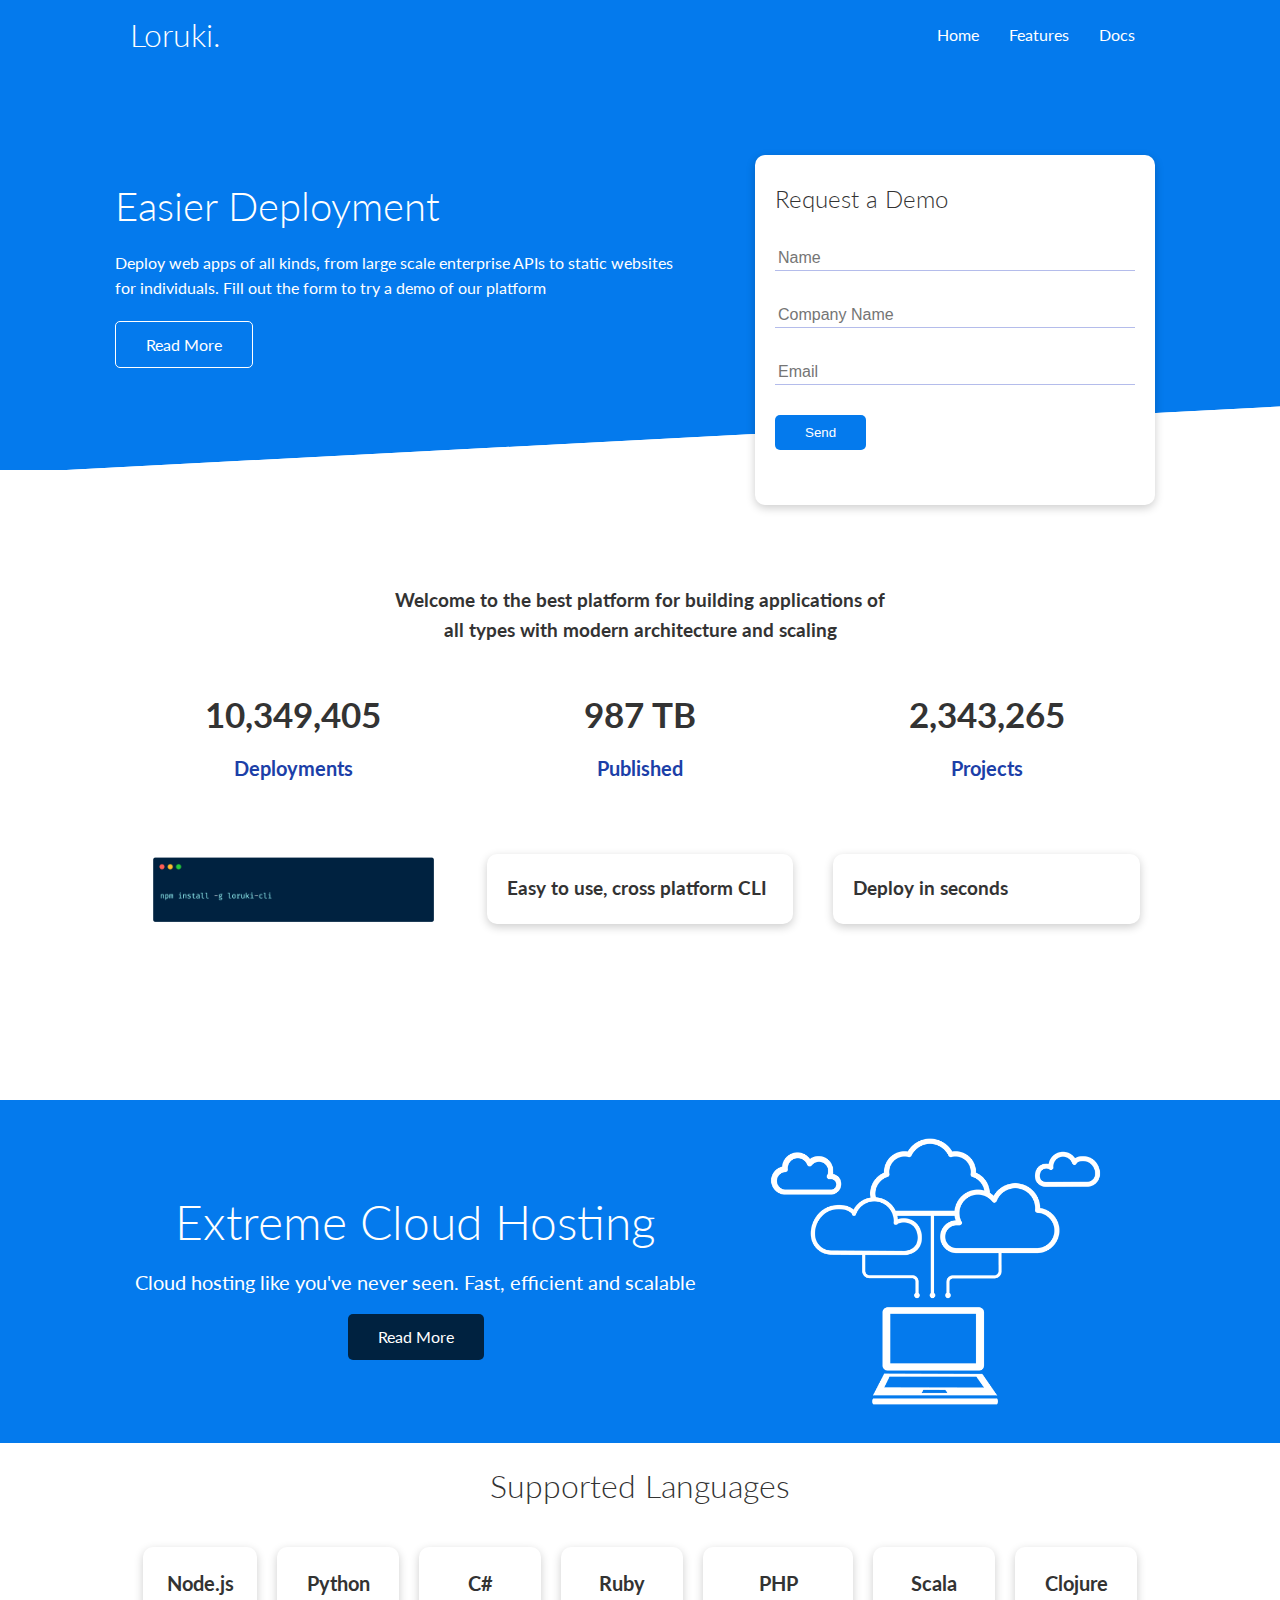
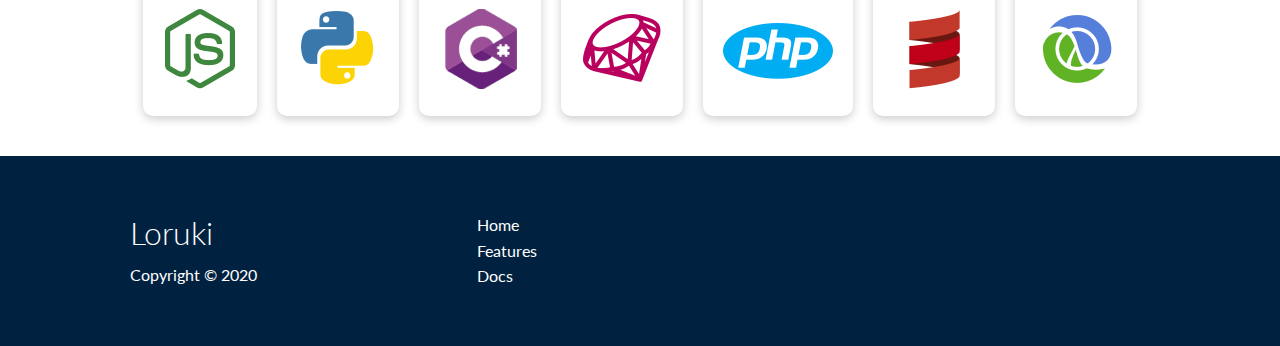
<file: index.html>
<!DOCTYPE html>
<html lang="en">

<head>
    <meta charset="UTF-8">
    <meta http-equiv="X-UA-Compatible" content="IE=edge">
    <meta name="viewport" content="width=device-width, initial-scale=1.0">
    <link rel="stylesheet" href="https://cdnjs.cloudflare.com/ajax/libs/font-awesome/5.15.3/css/all.min.css"
        integrity="sha512-iBBXm8fW90+nuLcSKlbmrPcLa0OT92xO1BIsZ+ywDWZCvqsWgccV3gFoRBv0z+8dLJgyAHIhR35VZc2oM/gI1w=="
        crossorigin="anonymous" referrerpolicy="no-referrer" />
    <title>Loruki | Cloud Hosting For Everyone</title>
    <link rel="stylesheet" href="css/style.css">
    <link rel="stylesheet" href="css/utilities.css">
</head>

<body>
    <!--Navbar-->
    <div class="navbar">
        <div class="container flex">
            <h1 class="logo">Loruki.</h1>
            <nav>
                <ul>
                    <li><a href="index.html">Home</a></li>
                    <li><a href="features.html">Features</a></li>
                    <li><a href="docs.html">Docs</a></li>
                </ul>
            </nav>
        </div>
    </div>

    <!--Showcase-->
    <section class="showcase">
        <div class="container grid">
            <div class="showcase-text">
                <h1>Easier Deployment</h1>
                <p>Deploy web apps of all kinds, from large scale enterprise APIs to static websites for individuals. Fill out the form to try a demo of our platform</p>
                <a href="features.html" class="btn btn-outline">Read More</a>
            </div>

            <div class="showcase-form card">
                <h2>Request a Demo</h2>
                <form>
                    <div class="form-control">
                        <input type="text" name="name" placeholder="Name" required>
                    </div>
                    <div class="form-control">
                        <input type="text" name="company" placeholder="Company Name" required>
                    </div>
                    <div class="form-control">
                        <input type="email" name="email" placeholder="Email" required>
                    </div>
                    <input type="submit" value="Send" class="btn btn-primary">
                </form>
            </div>
        </div>
    </section>

    <!-- Stats -->
    <section class="stats">
        <div class="container">
            <h3 class="stats-heading text-center">
                Welcome to the best platform for building applications of all types with modern architecture and scaling
            </h3>

            <div class="grid grid-3 text-center my-4">
                <div>
                    <i class="fas fa-server fa-3x"></i>
                    <h3>10,349,405</h3>
                    <p class="text-secondary">Deployments</p>
                </div>
                <div>
                    <i class="fas fa-upload fa-3x"></i>
                    <h3>987 TB</h3>
                    <p class="text-secondary">Published</p>
                </div>
                <div>
                    <i class="fas fa-project-diagram fa-3x"></i>
                    <h3>2,343,265</h3>
                    <p class="text-secondary">Projects</p>
                </div>
            </div>
        </div>
    </section>

      <!-- Cli -->
      <section class="cli">
        <div class="container grid">
            <img src="images/cli.png" alt="">
            <div class="card">
                <h3>Easy to use, cross platform CLI</h3>
            </div>
            <div class="card">
                <h3>Deploy in seconds</h3>
            </div>
        </div>
    </section>

      <!-- Cloud -->
      <section class="cloud bg-primary my-2 py-2">
        <div class="container grid">
            <div class="text-center">
                <h2 class="lg">Extreme Cloud Hosting</h2>
                <p class="lead my-1">Cloud hosting like you've never seen. Fast, efficient and scalable</p>
                <a href="features.html" class="btn btn-dark">Read More</a>
            </div>
            <img src="images/cloud.png" alt="">
        </div>
    </section>

    <!-- Languages -->
    <section class="languages">
        <h2 class="md text-center my-2">
            Supported Languages
        </h2>
        <div class="container flex">
            <div class="card">
                <h4>Node.js</h4>
                <img src="images/logos/node.png" alt="">
            </div>
            <div class="card">
                <h4>Python</h4>
                <img src="images/logos/python.png" alt="">
                </div>
                <div class="card">
                <h4>C#</h4>
                <img src="images/logos/csharp.png" alt="">
                </div>
                <div class="card">
                <h4>Ruby</h4>
                <img src="images/logos/ruby.png" alt="">
                </div>
                <div class="card">
                <h4>PHP</h4>
                <img src="images/logos/php.png" alt="">
                </div>
                <div class="card">
                <h4>Scala</h4>
                <img src="images/logos/scala.png" alt="">
                </div>
                <div class="card">
                <h4>Clojure</h4>
                <img src="images/logos/clojure.png" alt="">
                </div>
        </div>
    </section>
    <!-- Footer -->
    <footer class="footer bg-dark py-5">
        <div class="container grid grid-3">
            <div>
                <h1>Loruki
                </h1>
                <p>Copyright &copy; 2020</p>
            </div>
            <nav>
                <ul>
                    <li><a href="index.html">Home</a></li>
                    <li><a href="features.html">Features</a></li>
                    <li><a href="docs.html">Docs</a></li>
                </ul>
            </nav>
            <div class="social">
                <a href="#"><i class="fab fa-github fa-2x"></i></a>
                <a href="#"><i class="fab fa-facebook fa-2x"></i></a>
                <a href="#"><i class="fab fa-instagram fa-2x"></i></a>
                <a href="#"><i class="fab fa-twitter fa-2x"></i></a>
            </div>
        </div>
    </footer>

</body>

</html>
</file>
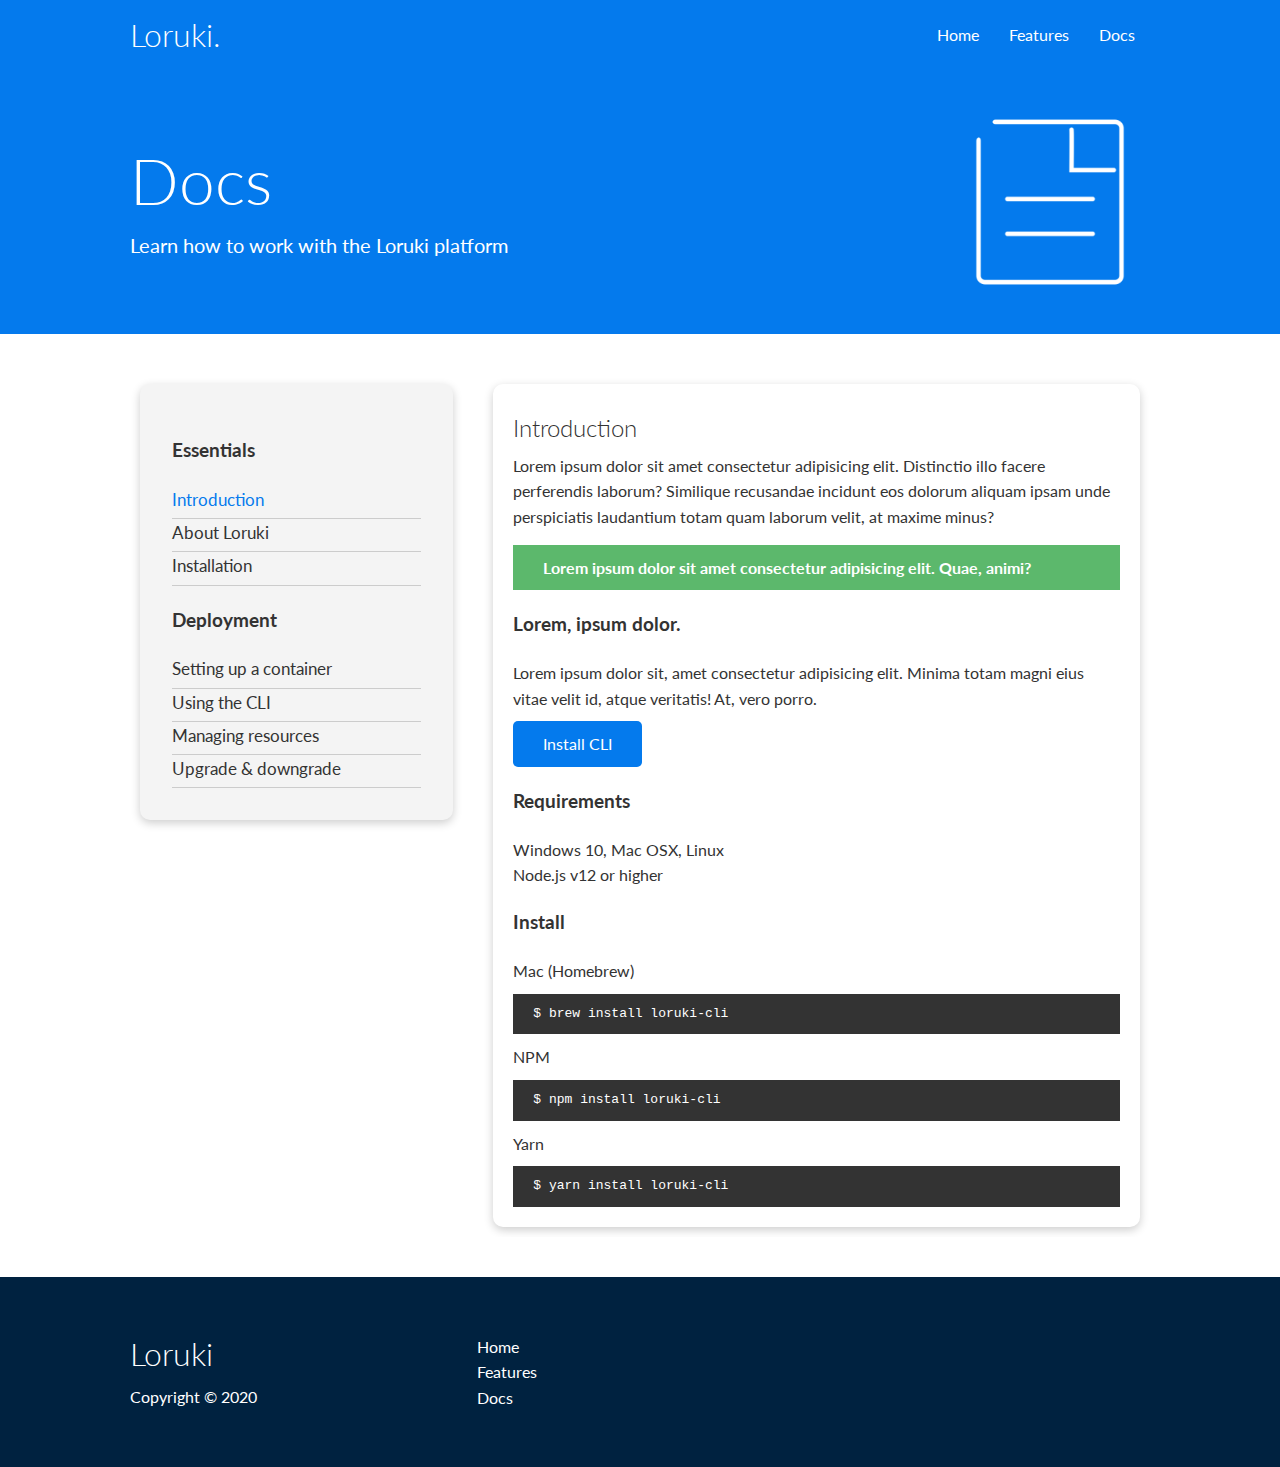
<file: docs.html>
<!DOCTYPE html>
<html lang="en">
<head>
    <meta charset="UTF-8">
    <meta name="viewport" content="width=device-width, initial-scale=1.0">
    <link rel="stylesheet" href="https://cdnjs.cloudflare.com/ajax/libs/font-awesome/5.15.1/css/all.min.css" integrity="sha512-+4zCK9k+qNFUR5X+cKL9EIR+ZOhtIloNl9GIKS57V1MyNsYpYcUrUeQc9vNfzsWfV28IaLL3i96P9sdNyeRssA==" crossorigin="anonymous" />
    <link rel="stylesheet" href="css/utilities.css">
    <link rel="stylesheet" href="css/style.css">
    <title>Loruki | Cloud Hosting For Everyone</title>
</head>
<body>
    <!-- Navbar -->
    <div class="navbar">
        <div class="container flex">
            <h1 class="logo">Loruki.</h1>
            <nav>
                <ul>
                    <li><a href="index.html">Home</a></li>
                    <li><a href="features.html">Features</a></li>
                    <li><a href="docs.html">Docs</a></li>
                </ul>
            </nav>
        </div>
    </div>

    <!-- Head -->
    <section class="docs-head bg-primary py-3">
        <div class="container grid">
            <div>
                <h1 class="xl">Docs</h1>
                <p class="lead">
                    Learn how to work with the Loruki platform
                </p>
            </div>
            <img src="images/docs.png" alt="">
        </div>
    </section>

    <!-- Docs main -->
    <section class="docs-main my-4">
        <div class="container grid">
            <div class="card bg-light p-3">
                <h3 class="my-2">Essentials</h3>
                <nav>
                    <ul>
                        <li><a class="text-primary" href="#">Introduction</a></li>
                        <li><a href="#">About Loruki</a></li>
                        <li><a href="#">Installation</a></li>
                    </ul>
                </nav>

                <h3 class="my-2">Deployment</h3>
                <nav>
                    <ul>
                        <li><a href="#">Setting up a container</a></li>
							<li><a href="#">Using the CLI</a></li>
							<li><a href="#">Managing resources</a></li>
							<li><a href="#">Upgrade & downgrade</a></li>
                    </ul>
                </nav>
            </div>
            <div class="card">
                <h2>Introduction</h2>
                <p>Lorem ipsum dolor sit amet consectetur adipisicing elit. Distinctio illo facere perferendis laborum? Similique recusandae incidunt eos dolorum aliquam ipsam unde perspiciatis laudantium totam quam laborum velit, at maxime minus?</p>

                <div class="alert alert-success">
                    <i class="fas fa-info"></i> Lorem ipsum dolor sit amet consectetur adipisicing elit. Quae, animi?
                </div>

                <h3>Lorem, ipsum dolor.</h3>
                <p>Lorem ipsum dolor sit, amet consectetur adipisicing elit. Minima totam magni eius vitae velit id, atque veritatis! At, vero porro.</p>
                <a href="#" class="btn btn-primary">Install CLI</a>

                <h3>Requirements</h3>
                <ul>
                    <li>Windows 10, Mac OSX, Linux</li>
                    <li>Node.js v12 or higher</li>
                </ul>

                <h3>Install</h3>
                <p>Mac (Homebrew)</p>
                <pre><code>$ brew install loruki-cli</code></pre>
                <p>NPM</p>
                <pre><code>$ npm install loruki-cli</code></pre>
                <p>Yarn</p>
                <pre><code>$ yarn install loruki-cli</code></pre>

            </div>
        </div>
    </section>
    
    <!-- Footer -->
    <footer class="footer bg-dark py-5">
        <div class="container grid grid-3">
            <div>
                <h1>Loruki
                </h1>
                <p>Copyright &copy; 2020</p>
            </div>
            <nav>
                <ul>
                    <li><a href="index.html">Home</a></li>
                    <li><a href="features.html">Features</a></li>
                    <li><a href="docs.html">Docs</a></li>
                </ul>
            </nav>
            <div class="social">
                <a href="#"><i class="fab fa-github fa-2x"></i></a>
                <a href="#"><i class="fab fa-facebook fa-2x"></i></a>
                <a href="#"><i class="fab fa-instagram fa-2x"></i></a>
                <a href="#"><i class="fab fa-twitter fa-2x"></i></a>
            </div>
        </div>
    </footer>
</body>
</html>
</file>
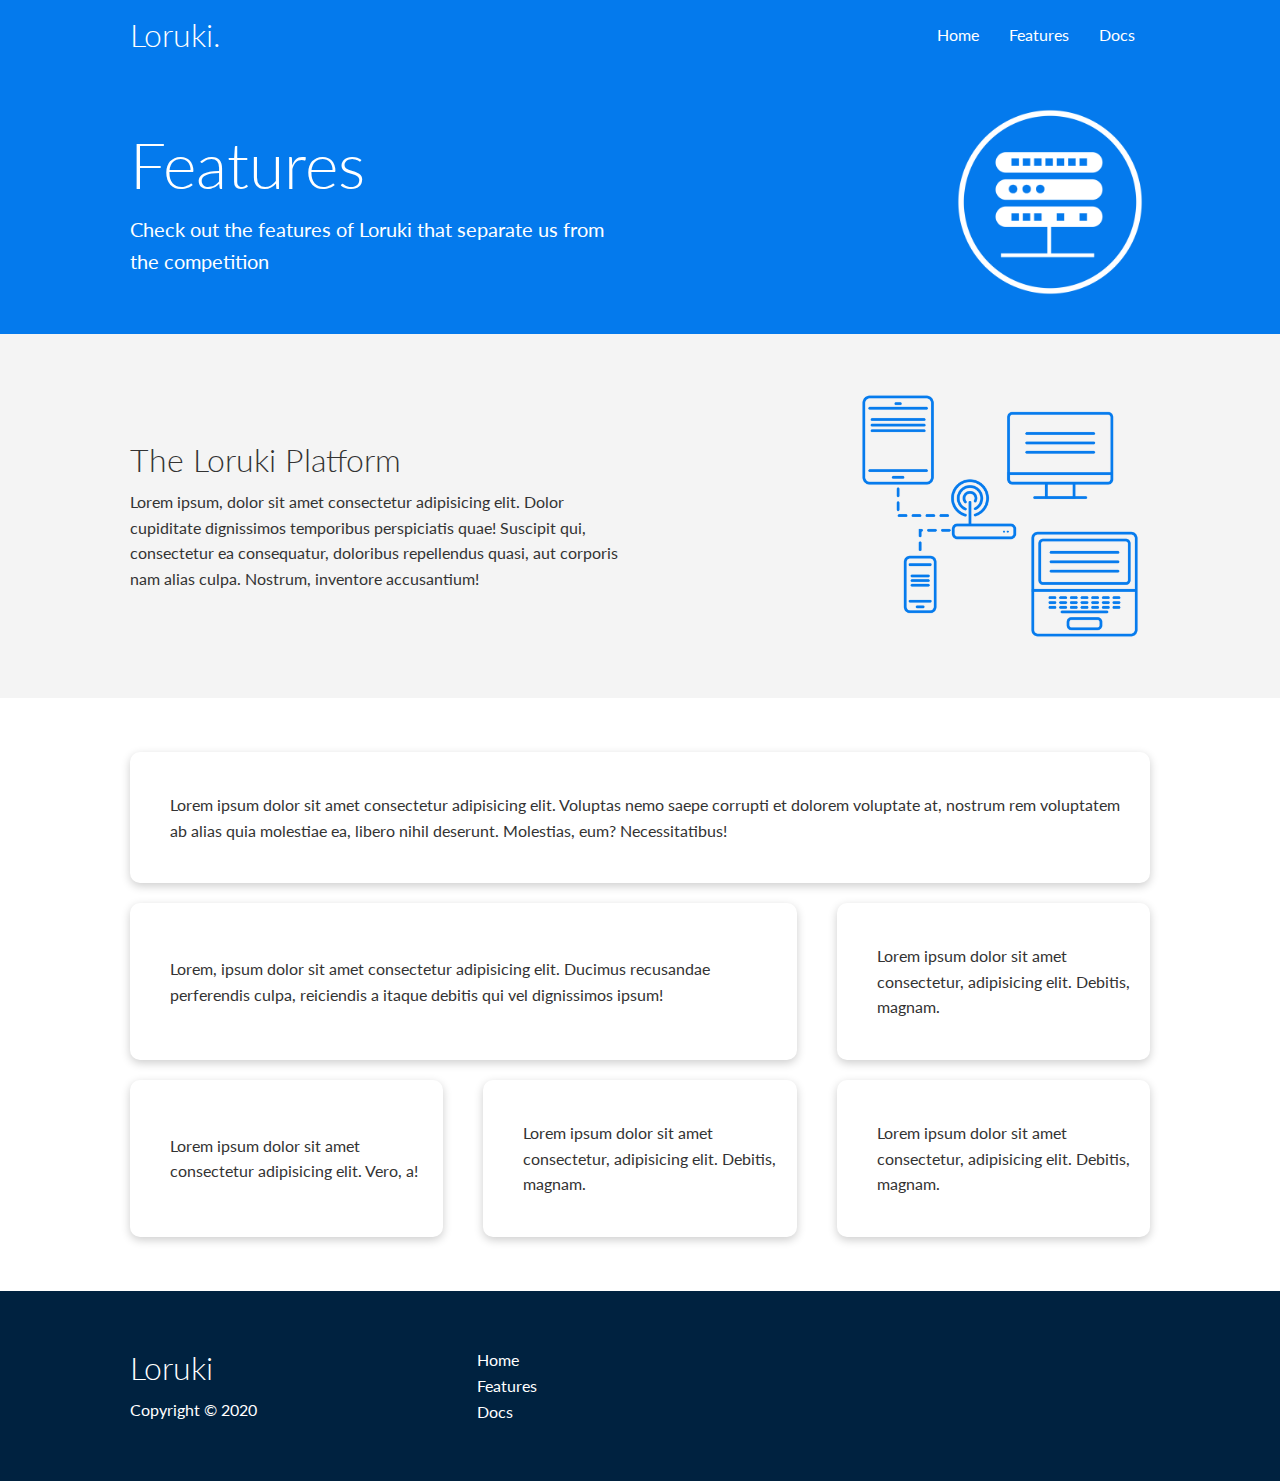
<file: features.html>
<!DOCTYPE html>
<html lang="en">

<head>
    <meta charset="UTF-8">
    <meta http-equiv="X-UA-Compatible" content="IE=edge">
    <meta name="viewport" content="width=device-width, initial-scale=1.0">
    <link rel="stylesheet" href="https://cdnjs.cloudflare.com/ajax/libs/font-awesome/5.15.3/css/all.min.css"
        integrity="sha512-iBBXm8fW90+nuLcSKlbmrPcLa0OT92xO1BIsZ+ywDWZCvqsWgccV3gFoRBv0z+8dLJgyAHIhR35VZc2oM/gI1w=="
        crossorigin="anonymous" referrerpolicy="no-referrer" />
    <title>Loruki | Cloud Hosting For Everyone</title>
    <link rel="stylesheet" href="css/style.css">
    <link rel="stylesheet" href="css/utilities.css">
</head>

<body>
    <!--Navbar-->
    <div class="navbar">
        <div class="container flex">
            <h1 class="logo">Loruki.</h1>
            <nav>
                <ul>
                    <li><a href="index.html">Home</a></li>
                    <li><a href="features.html">Features</a></li>
                    <li><a href="docs.html">Docs</a></li>
                </ul>
            </nav>
        </div>
    </div>
    
    
    <!-- Head -->
    <section class="features-head bg-primary py-3">
        <div class="container grid">
            <div>
                <h1 class="xl">Features</h1>
                <p class="lead">
                    Check out the features of Loruki that separate us from the
						competition
                </p>
            </div>
            <img src="images/server.png" alt="">
        </div>
    </section>

    <!-- Sub head -->
    <section class="features-sub-head bg-light py-3">
        <div class="container grid">
            <div>
                <h1 class="md">The Loruki Platform</h1>
                <p>
                    Lorem ipsum, dolor sit amet consectetur adipisicing elit. Dolor cupiditate dignissimos temporibus perspiciatis quae! Suscipit qui, consectetur ea consequatur, doloribus repellendus quasi, aut corporis nam alias culpa. Nostrum, inventore accusantium!
                </p>
            </div>
            <img src="images/server2.png" alt="">
        </div>
    </section>

    <section class="features-main my-2">
        <div class="container grid grid-3">
            <div class="card flex">
                <i class="fas fa-server fa-3x"></i>
                <p>Lorem ipsum dolor sit amet consectetur adipisicing elit. Voluptas nemo saepe corrupti et dolorem voluptate at, nostrum rem voluptatem ab alias quia molestiae ea, libero nihil deserunt. Molestias, eum? Necessitatibus!</p>
            </div>
            <div class="card flex">
                <i class="fas fa-network-wired fa-3x"></i>
                <p>
                    Lorem, ipsum dolor sit amet consectetur adipisicing elit. Ducimus
                    recusandae perferendis culpa, reiciendis a itaque debitis qui vel
                    dignissimos ipsum!
                </p>
            </div>
            <div class="card flex">
                <i class="fas fa-laptop-code fa-3x"></i>
                <p>
                    Lorem ipsum dolor sit amet consectetur, adipisicing elit. Debitis,
                    magnam.
                </p>
            </div>
            <div class="card flex">
                <i class="fas fa-database fa-3x"></i>
                <p>
                    Lorem ipsum dolor sit amet consectetur adipisicing elit. Vero, a!
                </p>
            </div>
            <div class="card flex">
                <i class="fas fa-power-off fa-3x"></i>
                <p>
                    Lorem ipsum dolor sit amet consectetur, adipisicing elit. Debitis,
                    magnam.
                </p>
            </div>
            <div class="card flex">
                <i class="fas fa-upload fa-3x"></i>
                <p>
                    Lorem ipsum dolor sit amet consectetur, adipisicing elit. Debitis,
                    magnam.
                </p>
            </div>
        </div>
    </section>
    
    <!-- Footer -->
    <footer class="footer bg-dark py-5">
        <div class="container grid grid-3">
            <div>
                <h1>Loruki
                </h1>
                <p>Copyright &copy; 2020</p>
            </div>
            <nav>
                <ul>
                    <li><a href="index.html">Home</a></li>
                    <li><a href="features.html">Features</a></li>
                    <li><a href="docs.html">Docs</a></li>
                </ul>
            </nav>
            <div class="social">
                <a href="#"><i class="fab fa-github fa-2x"></i></a>
                <a href="#"><i class="fab fa-facebook fa-2x"></i></a>
                <a href="#"><i class="fab fa-instagram fa-2x"></i></a>
                <a href="#"><i class="fab fa-twitter fa-2x"></i></a>
            </div>
        </div>
    </footer>

</body>

</html>
</file>
<file: css/style.css>
@import url('https://fonts.googleapis.com/css2?family=Lato:wght@300&display=swap');

:root {
    --primary-color: #047aed;
    --secondary-color: #1c3fa8;
    --dark-color: #002240;
    --light-color: #f4f4f4;
    --success-color: #5cb86c;
    --error-color: #d9534f;
}

*{
    box-sizing: border-box;
    padding: 0;
    margin: 0;
}

body{
    font-family: 'Lato', sans-serif;
    color:#333;
    line-height: 1.6;
}

ul {
    list-style-type: none;
}

a{
    text-decoration: none;
    color:#333;
}

h1, h2{
    font-weight: 300;
    line-height: 1.2;
    margin: 10px 0;
}

p{
    margin: 10px 0;
}

img{
    width: 100%;
}

code, pre {
    background: #333;
    color: #fff;
    padding: 10px;
}

.hidden{
    visibility: hidden;
    height: 0;
}

/*Navbar*/
.navbar{
    background-color: var(--primary-color);
    color:#fff;
    height: 70px;
}

.navbar .flex{
    justify-content: space-between;
}

.navbar ul {
    display: flex;
}

.navbar a {
    color:#fff;
    padding: 10px;
    margin: 0 5px;
}

.navbar a:hover {
    border-bottom: 2px #fff solid;
}

/* Showcase */
.showcase {
    height: 400px;
    background-color: var(--primary-color);
    color: #fff;
    position: relative;
} 

.showcase h1{
    font-size: 40px;    
}

.showcase p{
    margin:20px 0;
}

.showcase .grid{
    overflow: visible;
    grid-template-columns: 55% 45%;
    gap: 30px;
}

.showcase-text{
    animation: slideInFromLeft 1s ease-in;
}

.showcase-form{
    position: relative;
    top: 60px;
    height: 350px;;
    width: 400px;
    padding: 40px;
    z-index: 100;
    justify-self: flex-end;
    animation: slideInFromRight 1s ease-in;
}

.showcase-form .form-control{
    margin: 30px 0;
}

.showcase-form input[type='text'],
.showcase-form input[type='email']{
    border:0;
    border-bottom: 1px solid #b4bceb;
    width: 100%;
    padding: 3px;
    font-size: 16px;
}

.showcase-form input:focus {
    outline:none;
}

.showcase::before,
.showcase::after {
    content: '';
    position: absolute;
    height: 100px;
    bottom: -70px;
    right: 0;
    left: 0;
    background: #fff;
    transform: skewY(-3deg);
    -webkit-transform: skewY(-3deg);
    -moz-transform: skewY(-3deg);
    -ms-transform: skewY(-3deg);
}

/* Stats */
.stats {
    padding-top:100px;
}

.stats-heading {
    max-width: 500px;
    margin: 1rem auto;
}

.stats .grid h3 {
    font-size: 35px;
}

.stats .grid p {
    font-size: 20px;
    font-weight: bold;
}

/* Cli */
.cli .grid {
    grid-template-columns: repeat(3,1fr);
    grid-template-rows: repeat(2, 1fr);
}

.cli .grid > *:first-child {
    grid-column: 1;
    grid-row: 1;
}

/* Cloud */
.cloud .grid{
    grid-template-columns: 4fr 3fr;
}

/* Languages */
.languages .flex{
    flex-wrap: wrap;
}

.languages .card{
    text-align: center;
    margin: 18px 10px 40px;
    transition: transform 0.2s ease-in;
}

.languages .card h4 {
    font-size: 20px;
    margin-bottom: 10px;
}

.languages .card:hover {
    transform: translateY(-15px);
}

/* Footer */
.footer .social a {
    margin: 0 10px;
}

/* Features */
.features-head img,
.docs-head img{
    width: 200px;
    justify-self: flex-end;
}

.features-sub-head img{
    width: 300px;
    justify-self: flex-end;
}

.features-main .card > i {
    margin-right: 20px;
}

.features-main .grid{
    padding: 30px;
}

.features-main .grid > *:first-child{
    grid-column: 1 / span 3;
}
.features-main .grid > *:nth-child(2){
    grid-column: 1 / span 2;
}

/* Docs */
.docs-main h3{
    margin: 20px 0;
}

.docs-main .grid {
    grid-template-columns: 1fr 2fr;
    align-items: flex-start;
}

.docs-main nav li {
    font-size: 17px;
    padding-bottom: 5px;
    margin-bottom: 5p;
    border-bottom: 1px #ccc solid;
}

.docs-main a:hover{ font-weight: bold; }

/* Animations */
@keyframes slideInFromLeft{
    0%{
        transform: translateX(-100%);
    }
    100%{
        transform: translateX(0);
    }
}

@keyframes slideInFromRight{
    0%{
        transform: translateX(100%);
    }
    100%{
        transform: translateX(0);
    }
}

@keyframes slideInFromTop{
    0%{
        transform: translateY(-100%);
    }
    100%{
        transform: translateY(0);
    }
}

@keyframes slideInFromBottom{
    0%{
        transform: translateY(100%);
    }
    100%{
        transform: translateY(0);
    }
}

/* Tablets and under */
@media (max-width: 768px) {
    .grid,
    .showcase .grid,
    .stats .grid,
    .cli .grid,
    .features-head .grid,
    .features-sub-head .grid,
    .features-main .grid,
    .docs-main .grid{
        grid-template-columns: 1fr;
        grid-template-rows: 1fr;
    }

    .showcase{ height: auto; }

    .showcase-text{
        text-align: center;
        margin-top: 40px;
        animation: slideInFromTop 1s ease-in;
    }

    .showcase-form {
        justify-self: center;
        margin:auto;
        animation: slideInFromBottom 1s ease-in;
    }

    .features-head,
    .features-sub-head,
    .docs-head{ text-align: center; }
    
    .features-head img,
    .features-sub-head img,
    .docs-head img{ justify-self: center; }

    .features-main .grid >*:first-child,
    .features-main .grid >*:nth-child(2){
        grid-column: 1;
    }
}

/* Mobile  */
@media (max-width: 500px) {
    .navbar{
        height: 110px;
    }

    .navbar .flex{
        flex-direction: column;
    }

    .navbar ul{
        padding:10px;
        background-color: rgba(0,0,0,0.1);
    }
}
</file>
<file: css/utilities.css>
/* Utilities */
.container{
    max-width: 1100px;
    margin: 0 auto;
    overflow: auto;
    padding: 0 40px;
}

.flex{
    display: flex;
    justify-content: center;
    align-items: center;
    height: 100%;

}

.grid {
    display: grid;
    grid-template-columns: repeat(2, 1fr);
    gap:20px;
    justify-content: center;
    align-items: center;
    height:100%;
}

.grid-3{
    grid-template-columns: repeat(3, 1fr);
}

.card{
    background-color: #fff;
    color: #333;
    border-radius: 10px;
    box-shadow: 0 3px 10px rgba(0, 0, 0, 0.2);
    padding: 20px;
    margin: 10px;
}

.btn{
    display: inline-block;
    padding: 10px 30px;
    cursor: pointer;
    background:var(--primary-color);
    color:#fff;
    border:none;
    border-radius: 5px;;
}

.btn-outline{
    background-color: transparent;
    border: 1px white solid;
}

.btn:hover{
    transform: scale(0.98);
}

/* Backgrounds & Colored buttons */
.bg-primary, .btn-primary{
    background-color: var(--primary-color);
    color:white;
}

.bg-secondary, .btn-secondary{
    background-color: var(--secondary-color);
    color:white;
}

.bg-dark, .btn-dark{
    background-color: var(--dark-color);
    color:white;
}

.bg-light, .btn-light{
    background-color: var(--light-color);
    color:#333;
}

.bg-dark a, .btn-dark a,
.bg-secondary a, .btn-secondary a,
.bg-primary a, .btn-primary a{
    color:#fff;
}

/* Text colors */
.text-primary{
    color: var(--primary-color);    
}

.text-secondary{
    color: var(--secondary-color);    
}

.text-dark{
    color: var(--dark-color);
}

.text-light{
    color: var(--light-color);    
}

/* Text sizes */

.lead { font-size: 20px; }
.sm{ font-size: 1rem; }
.md{ font-size: 2rem; }
.lg{ font-size: 3rem; }
.xl{ font-size: 4rem; }

.text-center {
    text-align:center;
}

/* Alert */
.alert{
    background-color: var(--light-color);
    padding: 10px 20px;
    font-weight: bold;
    margin: 15px 0;
}

.alert i{ margin-right: 10px; }
.alert-success { background-color: var(--success-color); color: #fff;}
.alert-error{ background-color: var(--error-color); color: #fff;}

/* Margin */
.my-1 { margin: 1rem   0; }
.my-2 { margin: 1.5rem 0; }
.my-3 { margin: 2rem   0; }
.my-4 { margin: 2.5rem 0; }
.my-5 { margin: 3rem   0; }

.m-1 { margin: 1rem;   }
.m-2 { margin: 1.5rem; }
.m-3 { margin: 2rem;   }
.m-4 { margin: 2.5rem; }
.m-5 { margin: 3rem;   }


/* Padding */
.py-1 { padding: 1rem   0; }
.py-2 { padding: 1.5rem 0; }
.py-3 { padding: 2rem   0; }
.py-4 { padding: 2.5rem 0; }
.py-5 { padding: 3rem   0; }

.p-1 { padding: 1rem;   }
.p-2 { padding: 1.5rem; }
.p-3 { padding: 2rem;   }
.p-4 { padding: 2.5rem; }
.p-5 { padding: 3rem;   }
</file>
